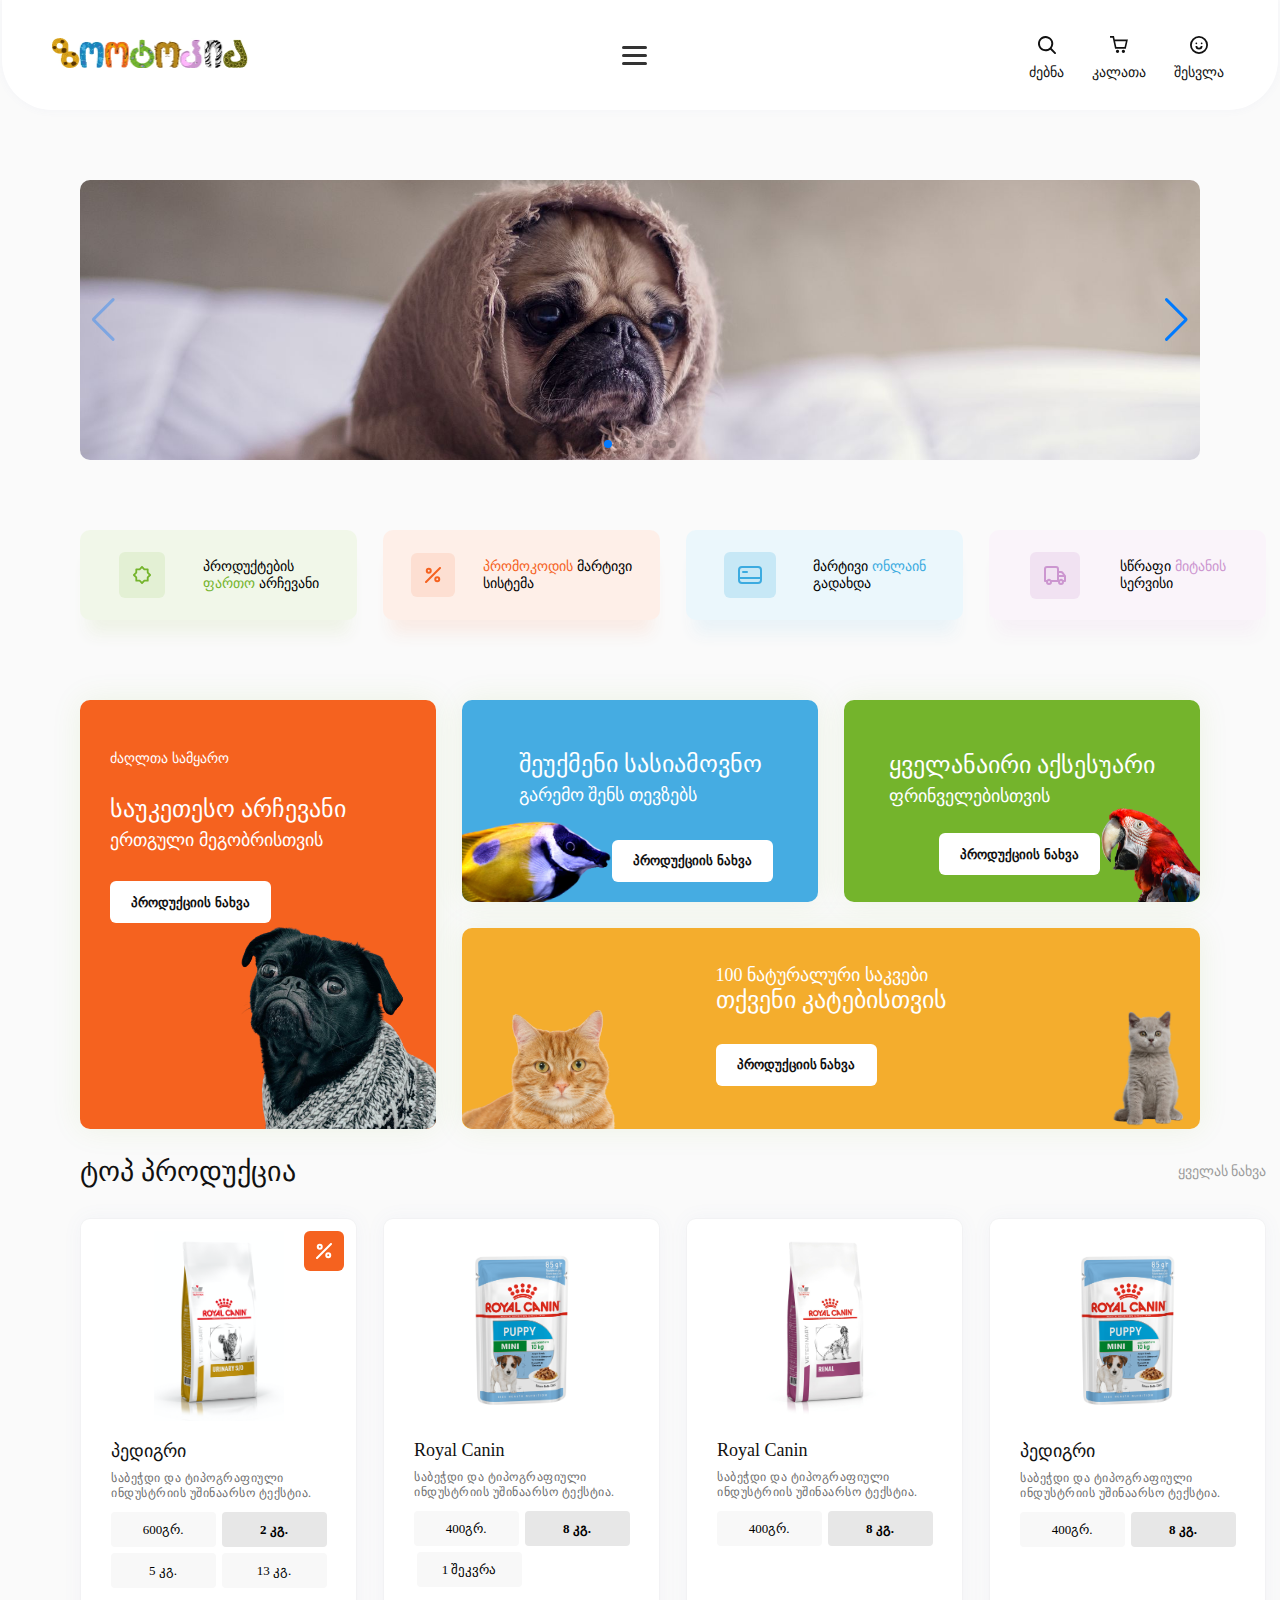
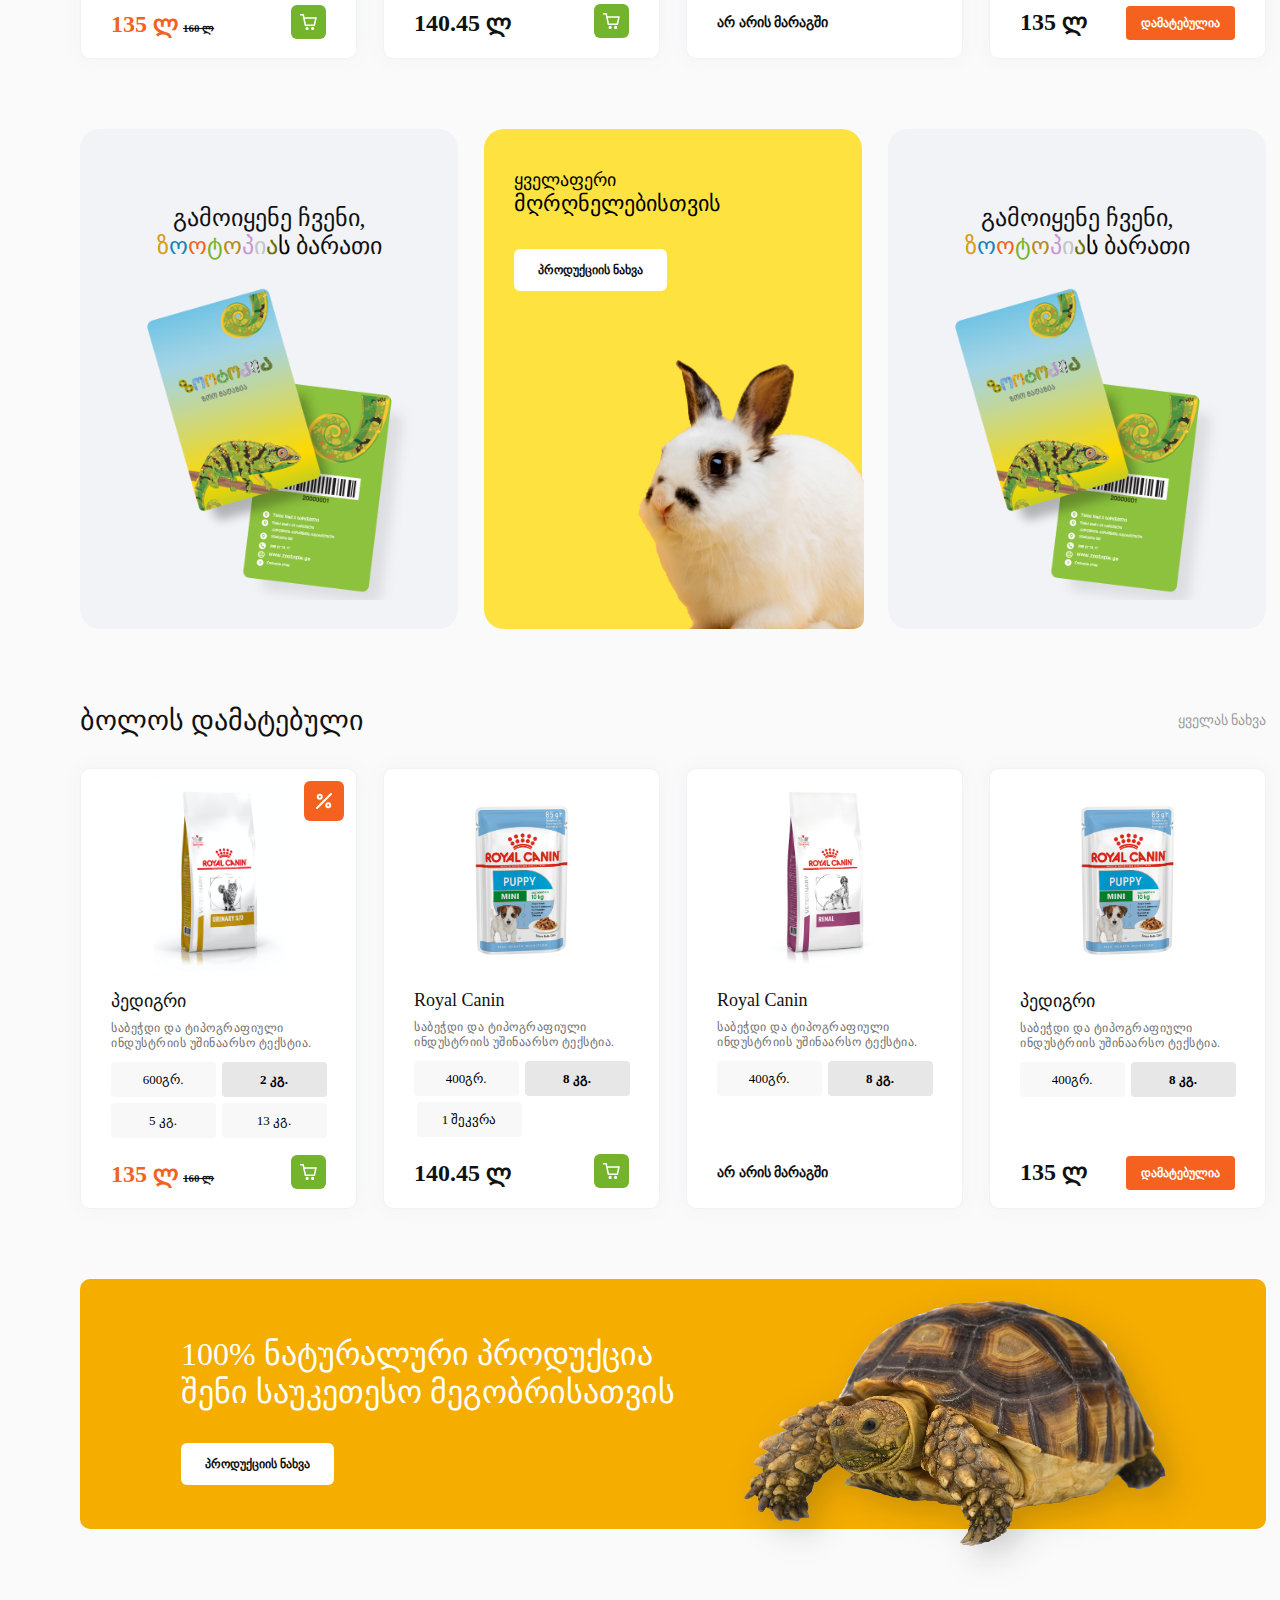
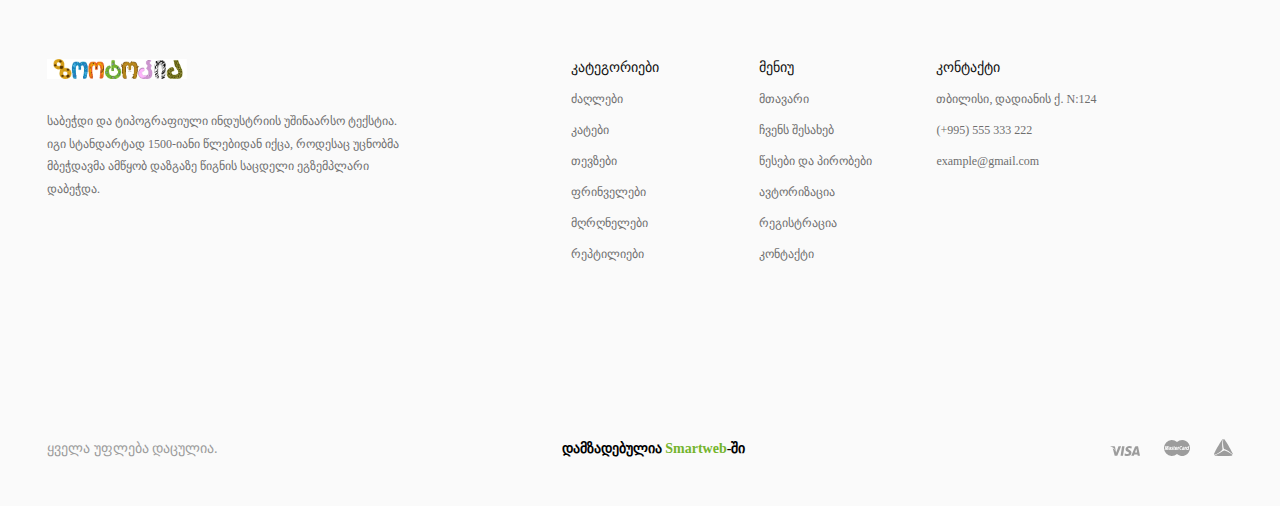
<file: index.html>
<!DOCTYPE html>
<html lang="en">
  <head>
    <meta charset="UTF-8" />
    <meta http-equiv="X-UA-Compatible" content="IE=edge" />
    <meta name="viewport" content="width=device-width, initial-scale=1.0" />
    <link rel="stylesheet" href="styles/style.css" />
    <link rel="icon" type="image/png" href="images/icon.png" sizes="16x16" />
    <!-- Link Swiper's CSS -->
    <link
      rel="stylesheet"
      href="https://unpkg.com/swiper/swiper-bundle.min.css"
    />
    <title>Zootopia</title>
  </head>
  <body>
    <header>
      <div class="top-navigation-menu">
        <div class="zootopia-icon-box">
          <img
            src="images/navigation/Zootopia-icon.png"
            alt="Zootopia icon"
            class="zootopia-icon"
          />
        </div>
        <div class="toggle-menu-box">
          <div class="toggle-menu-icon"></div>
          <div class="toggle-menu-icon"></div>
          <div class="toggle-menu-icon"></div>
        </div>
        <div class="navigation-menu-pages-box">
          <ul>
            <li class="search-page"><a href="#">ძებნა</a></li>
            <li class="shopping-cart-page"><a href="#">კალათა</a></li>
            <li class="login-page"><a href="#">შესვლა</a></li>
          </ul>
        </div>
      </div>
    </header>
    <main>
      <div class="swiper mySwiper">
        <div class="swiper-wrapper">
          <div class="swiper-slide">
            <img src="images/slider/dog.jpg" alt="Dog" />
          </div>
          <div class="swiper-slide">
            <img src="images/slider/bird.jpg" alt="Bird" />
          </div>
          <div class="swiper-slide">
            <img src="images/slider/cat.jpg" alt="Cat" />
          </div>
          <div class="swiper-slide">
            <img src="images/slider/giraffe.jpg" alt="Giraffe" />
          </div>
          <div class="swiper-slide">
            <img src="images/slider/monkeys.jpg" alt="Monkeys" />
          </div>
        </div>
        <div class="swiper-button-next"></div>
        <div class="swiper-button-prev"></div>
        <div class="swiper-pagination"></div>
      </div>
      <div class="services-box">
        <div class="services-green-box">
          <img
            src="images/services/brightness-empty.svg"
            alt="Brightness icon"
            class="services-brightness-icon"
          />
          <p class="services-title">
            პროდუქტების <br />
            <span class="services-green-mark">ფართო</span> არჩევანი
          </p>
        </div>
        <div class="services-pink-box">
          <img
            src="images/services/percentage.svg"
            alt="Percentage icon"
            class="services-percentage-icon"
          />
          <p class="services-title">
            <span class="services-pink-mark">პრომოკოდის </span>მარტივი <br />
            სისტემა
          </p>
        </div>
        <div class="services-blue-box">
          <img
            src="images/services/credit-card.svg"
            alt="Credit card icon"
            class="services-credit-icon"
          />
          <p class="services-title">
            მარტივი
            <span class="services-blue-mark">ონლაინ <br /> </span>გადახდა
          </p>
        </div>
        <div class="services-purple-box">
          <img
            src="images/services/truck.svg"
            alt="Truck icon"
            class="services-truck-icon"
          />
          <p class="services-title">
            სწრაფი
            <span class="services-purple-mark">მიტანის <br /> </span>სერვისი
          </p>
        </div>
      </div>
      <div class="product-category-container">
        <div class="product-for-dogs">
          <div class="product-for-dogs-title-box">
            <p class="product-for-dogs-title">ძაღლთა სამყარო</p>
            <p class="product-for-dogs-description">საუკეთესო არჩევანი</p>
            <p class="product-for-dogs-additional-information">
              ერთგული მეგობრისთვის
            </p>
            <button class="product-for-dogs-button">პროდუქციის ნახვა</button>
          </div>
          <div class="product-for-dog-box">
            <img
              src="images/navigation/products/dog.png"
              width="200px"
              alt="dog"
            />
          </div>
        </div>
        <div class="product-for-fish">
          <div class="product-for-fish-title-box">
            <p class="product-for-fish-title">შეუქმენი სასიამოვნო</p>
            <p class="product-for-fish-description">გარემო შენს თევზებს</p>
          </div>
          <div class="product-for-fish-image-box">
            <img
              src="images/navigation/products/fish.png"
              width="150px"
              alt="fish"
            />
            <button class="product-for-fish-button">პროდუქციის ნახვა</button>
          </div>
        </div>
        <div class="product-for-birds">
          <div class="product-for-birds-title-box">
            <p class="product-for-birds-title">ყველანაირი აქსესუარი</p>
            <p class="product-for-birds-description">ფრინველებისთვის</p>
          </div>
          <div class="product-for-birds-image-box">
            <button class="product-for-fish-button">პროდუქციის ნახვა</button>
            <img
              src="images/navigation/products/bird.png"
              width="100px"
              alt="bird"
            />
          </div>
        </div>
        <div class="product-for-cats">
          <div class="product-for-cats-first-part">
            <img
              src="images/navigation/products/cat.png"
              width="200px"
              alt="cat"
            />
          </div>
          <div product-of-cats->
            <p class="product-of-cats-title">100 ნატურალური საკვები</p>
            <p class="product-of-cats-description">თქვენი კატებისთვის</p>
            <button class="product-of-cats-button">პროდუქციის ნახვა</button>
          </div>
          <div class="product-for-cats-third-part">
            <div class="product-for-cats-third-part-image-box">
              <img
                src="images/navigation/products/cat2.png"
                width="100px"
                alt="cat"
              />
            </div>
          </div>
        </div>
        <div></div>
      </div>
      <div class="top-products-box">
        <div class="top-products-title-box">
          <span class="top-products-title">ტოპ პროდუქცია</span>
          <span class="top-products-view-all">ყველას ნახვა</span>
        </div>
        <div class="top-products-slider">
          <div class="each-product">
            <div class="product-image-box">
              <img
                src="images/navigation/products/pedigree.png"
                alt="Pedigree puppy dog food"
                width="130px"
                height="190px"
              />
              <img
                src="images/services/percentage-white.svg"
                alt="Percentage icon"
                class="product-percentage-icon"
              />
            </div>
            <div class="product-information">
              <span class="product-name">პედიგრი</span>
              <span class="product-description"
                >საბეჭდი და ტიპოგრაფიული ინდუსტრიის უშინაარსო ტექსტია.</span
              >
            </div>
            <div class="product-quantity-box">
              <span class="product-quantity-unselected">600გრ.</span>
              <span class="product-quantity-selected">2 კგ.</span>
              <span class="product-quantity-unselected">5 კგ.</span>
              <span class="product-quantity-unselected">13 კგ.</span>
            </div>
            <div class="product-price-box">
              <div>
                <span class="product-current-price">135 ლ</span>
                <s class="product-old-price">160 ლ</s>
              </div>
              <div>
                <img
                  src="images/services/shopping-cart-white.svg"
                  alt="Shopping cart icon"
                  class="product-shopping-cart-icon"
                />
              </div>
            </div>
          </div>
          <div class="each-product">
            <div class="product-image-box">
              <img
                src="images/navigation/products/royal-canin2.png"
                alt="Pedigree puppy dog food"
                width="130px"
                height="190px"
              />
            </div>
            <div class="product-information">
              <span class="product-name">Royal Canin</span>
              <span class="product-description"
                >საბეჭდი და ტიპოგრაფიული ინდუსტრიის უშინაარსო ტექსტია.</span
              >
            </div>
            <div class="product-quantity-box">
              <span class="product-quantity-unselected">400გრ.</span>
              <span class="product-quantity-selected">8 კგ.</span>
              <span class="product-quantity-unselected">1 შეკვრა</span>
              <span class="product-quantity-unselected-different"></span>
            </div>
            <div class="product-price-box">
              <div>
                <span class="product-current-price-different">140.45 ლ</span>
              </div>
              <div>
                <img
                  src="images/services/shopping-cart-white.svg"
                  alt="Shopping cart icon"
                  class="product-shopping-cart-icon"
                />
              </div>
            </div>
          </div>
          <div class="each-product">
            <div class="product-image-box">
              <img
                src="images/navigation/products/royal-canin.jpeg"
                alt="Pedigree puppy dog food"
                width="130px"
                height="190px"
              />
            </div>
            <div class="product-information">
              <span class="product-name">Royal Canin</span>
              <span class="product-description"
                >საბეჭდი და ტიპოგრაფიული ინდუსტრიის უშინაარსო ტექსტია.</span
              >
            </div>
            <div class="product-quantity-box">
              <span class="product-quantity-unselected">400გრ.</span>
              <span class="product-quantity-selected">8 კგ.</span>
            </div>
            <div class="product-price-box">
              <div class="out-of-stock-box">
                <span class="out-of-stock-title">არ არის მარაგში</span>
              </div>
            </div>
          </div>
          <div class="each-product">
            <div class="product-image-box">
              <img
                src="images/navigation/products/royal-canin2.png"
                alt="Pedigree puppy dog food"
                width="130px"
                height="190px"
              />
            </div>
            <div class="product-information">
              <span class="product-name">პედიგრი</span>
              <span class="product-description"
                >საბეჭდი და ტიპოგრაფიული ინდუსტრიის უშინაარსო ტექსტია.</span
              >
            </div>
            <div class="product-quantity-box">
              <span class="product-quantity-unselected">400გრ.</span>
              <span class="product-quantity-selected">8 კგ.</span>
            </div>
            <div class="product-price-box-different">
              <div>
                <span class="product-current-price-different">135 ლ</span>
              </div>
              <div>
                <span class="product-current-added">დამატებულია</span>
              </div>
            </div>
          </div>
        </div>
        <div class="additional-information-box">
          <div class="each-information-box">
            <div class="inside-of-information-box">
              <div class="information-box-rabbit">
                <span class="use-zootopia-card">გამოიყენე ჩვენი,<br /></span>
                <span class="zootopia-card-colorful">
                  <span class="zootopia-card-z">ზ</span>
                  <span class="zootopia-card-o">ო</span>
                  <span class="zootopia-card-oo">ო</span>
                  <span class="zootopia-card-t">ტ</span>
                  <span class="zootopia-card-ooo">ო</span>
                  <span class="zootopia-card-p">პ</span>
                  <span class="zootopia-card-i">ი</span>
                  <span class="zootopia-card-a">ა</span>
                  <span class="zootopia-card-s">ს</span>
                </span>
                <span class="use-zootopia-card-text"> ბარათი</span>
                <img
                  src="images/zootopia-card.png"
                  class="zootopia-card"
                  width="320px"
                />
              </div>
            </div>
          </div>
          <div class="each-information-box-rabbit">
            <div class="rabbit-box">
              <p class="rabbit-box-title">ყველაფერი</p>
              <p class="rabbit-box-title-another">მღრღნელებისთვის</p>
              <button class="rabbit-button">პროდუქციის ნახვა</button>
            </div>
            <img src="images/rabbit.png" class="rabbit" width="380px" />
          </div>
          <div class="each-information-box">
            <div class="inside-of-information-box">
              <div class="information-box-rabbit">
                <span class="use-zootopia-card">გამოიყენე ჩვენი,<br /></span>
                <span class="zootopia-card-colorful">
                  <span class="zootopia-card-z">ზ</span>
                  <span class="zootopia-card-o">ო</span>
                  <span class="zootopia-card-oo">ო</span>
                  <span class="zootopia-card-t">ტ</span>
                  <span class="zootopia-card-ooo">ო</span>
                  <span class="zootopia-card-p">პ</span>
                  <span class="zootopia-card-i">ი</span>
                  <span class="zootopia-card-a">ა</span>
                  <span class="zootopia-card-s">ს</span>
                </span>
                <span class="use-zootopia-card-text"> ბარათი</span>
                <img
                  src="images/zootopia-card.png"
                  class="zootopia-card"
                  width="320px"
                />
              </div>
            </div>
          </div>
        </div>
        <div class="last-added-box">
          <span class="top-products-title">ბოლოს დამატებული</span>
          <span class="top-products-view-all">ყველას ნახვა</span>
        </div>
        <div class="top-products-slider">
          <div class="each-product">
            <div class="product-image-box">
              <img
                src="images/navigation/products/pedigree.png"
                alt="Pedigree puppy dog food"
                width="130px"
                height="190px"
              />
              <img
                src="images/services/percentage-white.svg"
                alt="Percentage icon"
                class="product-percentage-icon"
              />
            </div>
            <div class="product-information">
              <span class="product-name">პედიგრი</span>
              <span class="product-description"
                >საბეჭდი და ტიპოგრაფიული ინდუსტრიის უშინაარსო ტექსტია.</span
              >
            </div>
            <div class="product-quantity-box">
              <span class="product-quantity-unselected">600გრ.</span>
              <span class="product-quantity-selected">2 კგ.</span>
              <span class="product-quantity-unselected">5 კგ.</span>
              <span class="product-quantity-unselected">13 კგ.</span>
            </div>
            <div class="product-price-box">
              <div>
                <span class="product-current-price">135 ლ</span>
                <s class="product-old-price">160 ლ</s>
              </div>
              <div>
                <img
                  src="images/services/shopping-cart-white.svg"
                  alt="Shopping cart icon"
                  class="product-shopping-cart-icon"
                />
              </div>
            </div>
          </div>
          <div class="each-product">
            <div class="product-image-box">
              <img
                src="images/navigation/products/royal-canin2.png"
                alt="Pedigree puppy dog food"
                width="130px"
                height="190px"
              />
            </div>
            <div class="product-information">
              <span class="product-name">Royal Canin</span>
              <span class="product-description"
                >საბეჭდი და ტიპოგრაფიული ინდუსტრიის უშინაარსო ტექსტია.</span
              >
            </div>
            <div class="product-quantity-box">
              <span class="product-quantity-unselected">400გრ.</span>
              <span class="product-quantity-selected">8 კგ.</span>
              <span class="product-quantity-unselected">1 შეკვრა</span>
              <span class="product-quantity-unselected-different"></span>
            </div>
            <div class="product-price-box">
              <div>
                <span class="product-current-price-different">140.45 ლ</span>
              </div>
              <div>
                <img
                  src="images/services/shopping-cart-white.svg"
                  alt="Shopping cart icon"
                  class="product-shopping-cart-icon"
                />
              </div>
            </div>
          </div>
          <div class="each-product">
            <div class="product-image-box">
              <img
                src="images/navigation/products/royal-canin.jpeg"
                alt="Pedigree puppy dog food"
                width="130px"
                height="190px"
              />
            </div>
            <div class="product-information">
              <span class="product-name">Royal Canin</span>
              <span class="product-description"
                >საბეჭდი და ტიპოგრაფიული ინდუსტრიის უშინაარსო ტექსტია.</span
              >
            </div>
            <div class="product-quantity-box">
              <span class="product-quantity-unselected">400გრ.</span>
              <span class="product-quantity-selected">8 კგ.</span>
            </div>
            <div class="product-price-box">
              <div class="out-of-stock-box">
                <span class="out-of-stock-title">არ არის მარაგში</span>
              </div>
            </div>
          </div>
          <div class="each-product">
            <div class="product-image-box">
              <img
                src="images/navigation/products/royal-canin2.png"
                alt="Pedigree puppy dog food"
                width="130px"
                height="190px"
              />
            </div>
            <div class="product-information">
              <span class="product-name">პედიგრი</span>
              <span class="product-description"
                >საბეჭდი და ტიპოგრაფიული ინდუსტრიის უშინაარსო ტექსტია.</span
              >
            </div>
            <div class="product-quantity-box">
              <span class="product-quantity-unselected">400გრ.</span>
              <span class="product-quantity-selected">8 კგ.</span>
            </div>
            <div class="product-price-box-different">
              <div>
                <span class="product-current-price-different">135 ლ</span>
              </div>
              <div>
                <span class="product-current-added">დამატებულია</span>
              </div>
            </div>
          </div>
        </div>
        <div class="turtle-box">
          <div class="turtle-title-box">
            <span class="turtle-box-title"
              >100% ნატურალური პროდუქცია <br />
              შენი საუკეთესო მეგობრისათვის <br
            /></span>
            <button class="turtle-button">პროდუქციის ნახვა</button>
          </div>
          <img src="images/tortoise.png" width="590px" class="turtle-img" />
        </div>
      </div>
    </main>
    <footer>
      <div class="first-part">
        <div class="first-column">
          <img src="images/navigation/Zootopia-icon.png" width="140px" />
          <p class="first-column-paragraph">
            საბეჭდი და ტიპოგრაფიული ინდუსტრიის უშინაარსო ტექსტია. იგი სტანდარტად
            1500-იანი წლებიდან იქცა, როდესაც უცნობმა მბეჭდავმა ამწყობ დაზგაზე
            წიგნის საცდელი ეგზემპლარი დაბეჭდა.
          </p>
        </div>
        <div class="second-column">
          <span class="second-column-title">კატეგორიები</span>
          <li>ძაღლები</li>
          <li>კატები</li>
          <li>თევზები</li>
          <li>ფრინველები</li>
          <li>მღრღნელები</li>
          <li>რეპტილიები</li>
        </div>
        <div class="third-column">
          <span class="third-column-title">მენიუ</span>
          <li>მთავარი</li>
          <li>
            <a href="about-us.html" target="_blank" class="about-us-link"
              >ჩვენს შესახებ</a
            >
          </li>
          <li>წესები და პირობები</li>
          <li>ავტორიზაცია</li>
          <li>რეგისტრაცია</li>
          <li>
            <a href="contact.html" target="_blank" class="contact-link"
              >კონტაქტი</a
            >
          </li>
        </div>
        <div class="fourth-column">
          <span class="fourth-column-title">კონტაქტი</span>
          <li>თბილისი, დადიანის ქ. N:124</li>
          <li>(+995) 555 333 222</li>
          <li>example@gmail.com</li>
        </div>
      </div>
      <div class="second-part">
        <div>
          <span class="all-rights-reserved">ყველა უფლება დაცულია.</span>
        </div>
        <div>
          <span class="website-was-created"
            >დამზადებულია <span class="smartweb">Smartweb</span>-ში</span
          >
        </div>
        <div>
          <img src="images/visa.svg" class="footer-icon" />
          <img src="images/master-card.svg" class="footer-icon" />
          <img src="images/Logo white.svg" class="footer-icon" />
        </div>
      </div>
    </footer>
    <script src="https://unpkg.com/swiper/swiper-bundle.min.js"></script>
    <script src="script.js"></script>
  </body>
</html>
</file>
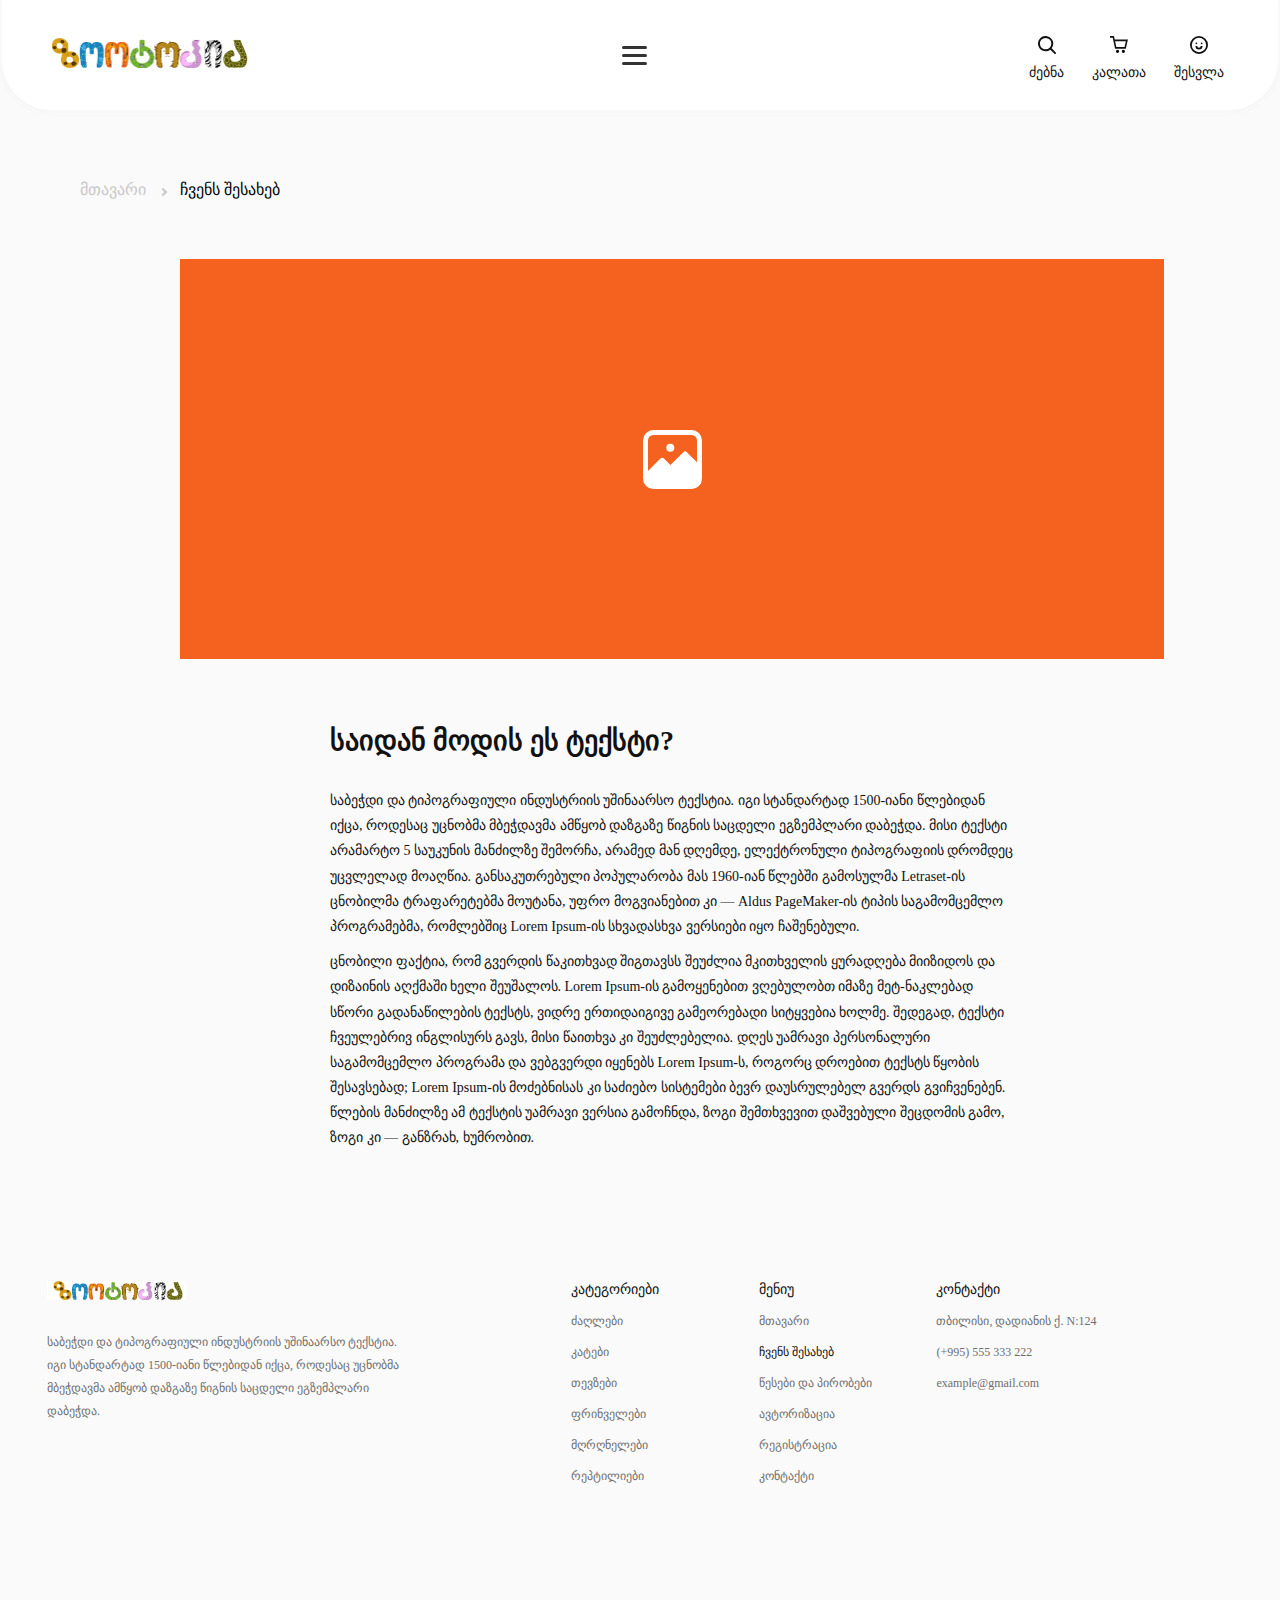
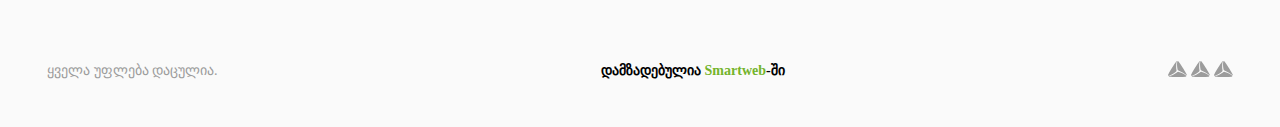
<file: about-us.html>
<!DOCTYPE html>
<html lang="en">
  <head>
    <meta charset="UTF-8" />
    <meta http-equiv="X-UA-Compatible" content="IE=edge" />
    <meta name="viewport" content="width=device-width, initial-scale=1.0" />
    <title>About</title>
    <link rel="stylesheet" href="styles/style.css" />
    <link rel="icon" type="image/png" href="images/icon.png" sizes="16x16" />
  </head>
  <body>
    <header>
      <div class="top-navigation-menu">
        <div class="zootopia-icon-box">
          <img
            src="images/navigation/Zootopia-icon.png"
            alt="Zootopia icon"
            class="zootopia-icon"
          />
        </div>
        <div class="toggle-menu-box">
          <div class="toggle-menu-icon"></div>
          <div class="toggle-menu-icon"></div>
          <div class="toggle-menu-icon"></div>
        </div>
        <div class="navigation-menu-pages-box">
          <ul>
            <li class="search-page"><a href="#">ძებნა</a></li>
            <li class="shopping-cart-page"><a href="#">კალათა</a></li>
            <li class="login-page"><a href="#">შესვლა</a></li>
          </ul>
        </div>
      </div>
    </header>
    <main>
      <div class="about-us-content">
        <div class="about-us-title">
          <span class="about-us-main">მთავარი</span>
          <p><i class="arrow right"></i></p>
          <span class="about-us">ჩვენს შესახებ</span>
        </div>
        <div class="about-us-background">
          <img src="images/Layer 2.svg" class="layer" />
        </div>
        <div class="about-us-box">
          <h2 class="about-us-dummy-text-title">საიდან მოდის ეს ტექსტი?</h2>
          <p class="about-us-dummy-text">
            საბეჭდი და ტიპოგრაფიული ინდუსტრიის უშინაარსო ტექსტია. იგი სტანდარტად
            1500-იანი წლებიდან იქცა, როდესაც უცნობმა მბეჭდავმა ამწყობ დაზგაზე
            წიგნის საცდელი ეგზემპლარი დაბეჭდა. მისი ტექსტი არამარტო 5 საუკუნის
            მანძილზე შემორჩა, არამედ მან დღემდე, ელექტრონული ტიპოგრაფიის დრომდეც
            უცვლელად მოაღწია. განსაკუთრებული პოპულარობა მას 1960-იან წლებში
            გამოსულმა Letraset-ის ცნობილმა ტრაფარეტებმა მოუტანა, უფრო
            მოგვიანებით კი — Aldus PageMaker-ის ტიპის საგამომცემლო პროგრამებმა,
            რომლებშიც Lorem Ipsum-ის სხვადასხვა ვერსიები იყო ჩაშენებული.
          </p>
          <p class="about-us-dummy-text">
            ცნობილი ფაქტია, რომ გვერდის წაკითხვად შიგთავსს შეუძლია მკითხველის
            ყურადღება მიიზიდოს და დიზაინის აღქმაში ხელი შეუშალოს. Lorem Ipsum-ის
            გამოყენებით ვღებულობთ იმაზე მეტ-ნაკლებად სწორი გადანაწილების ტექსტს,
            ვიდრე ერთიდაიგივე გამეორებადი სიტყვებია ხოლმე. შედეგად, ტექსტი
            ჩვეულებრივ ინგლისურს გავს, მისი წაითხვა კი შეუძლებელია. დღეს უამრავი
            პერსონალური საგამომცემლო პროგრამა და ვებგვერდი იყენებს Lorem
            Ipsum-ს, როგორც დროებით ტექსტს წყობის შესავსებად; Lorem Ipsum-ის
            მოძებნისას კი საძიებო სისტემები ბევრ დაუსრულებელ გვერდს გვიჩვენებენ.
            წლების მანძილზე ამ ტექსტის უამრავი ვერსია გამოჩნდა, ზოგი შემთხვევით
            დაშვებული შეცდომის გამო, ზოგი კი — განზრახ, ხუმრობით.
          </p>
        </div>
      </div>
    </main>
    <footer>
      <div class="first-part">
        <div class="first-column">
          <img src="images/navigation/Zootopia-icon.png" width="140px" />
          <p class="first-column-paragraph">
            საბეჭდი და ტიპოგრაფიული ინდუსტრიის უშინაარსო ტექსტია. იგი სტანდარტად
            1500-იანი წლებიდან იქცა, როდესაც უცნობმა მბეჭდავმა ამწყობ დაზგაზე
            წიგნის საცდელი ეგზემპლარი დაბეჭდა.
          </p>
        </div>
        <div class="second-column">
          <span class="second-column-title">კატეგორიები</span>
          <li>ძაღლები</li>
          <li>კატები</li>
          <li>თევზები</li>
          <li>ფრინველები</li>
          <li>მღრღნელები</li>
          <li>რეპტილიები</li>
        </div>
        <div class="third-column">
          <span class="third-column-title">მენიუ</span>
          <li>მთავარი</li>
          <li><a href="about-us.html" target="_blank">ჩვენს შესახებ</a></li>
          <li>წესები და პირობები</li>
          <li>ავტორიზაცია</li>
          <li>რეგისტრაცია</li>
          <li>კონტაქტი</li>
        </div>
        <div class="fourth-column">
          <span class="fourth-column-title">კონტაქტი</span>
          <li>თბილისი, დადიანის ქ. N:124</li>
          <li>(+995) 555 333 222</li>
          <li>example@gmail.com</li>
        </div>
      </div>
      <div class="second-part">
        <div>
          <span class="all-rights-reserved">ყველა უფლება დაცულია.</span>
        </div>
        <div>
          <span class="website-was-created"
            >დამზადებულია <span class="smartweb">Smartweb</span>-ში</span
          >
        </div>
        <div>
          <img src="images/Logo white.svg" />
          <img src="images/Logo white.svg" />
          <img src="images/Logo white.svg" />
        </div>
      </div>
    </footer>
  </body>
</html>
</file>
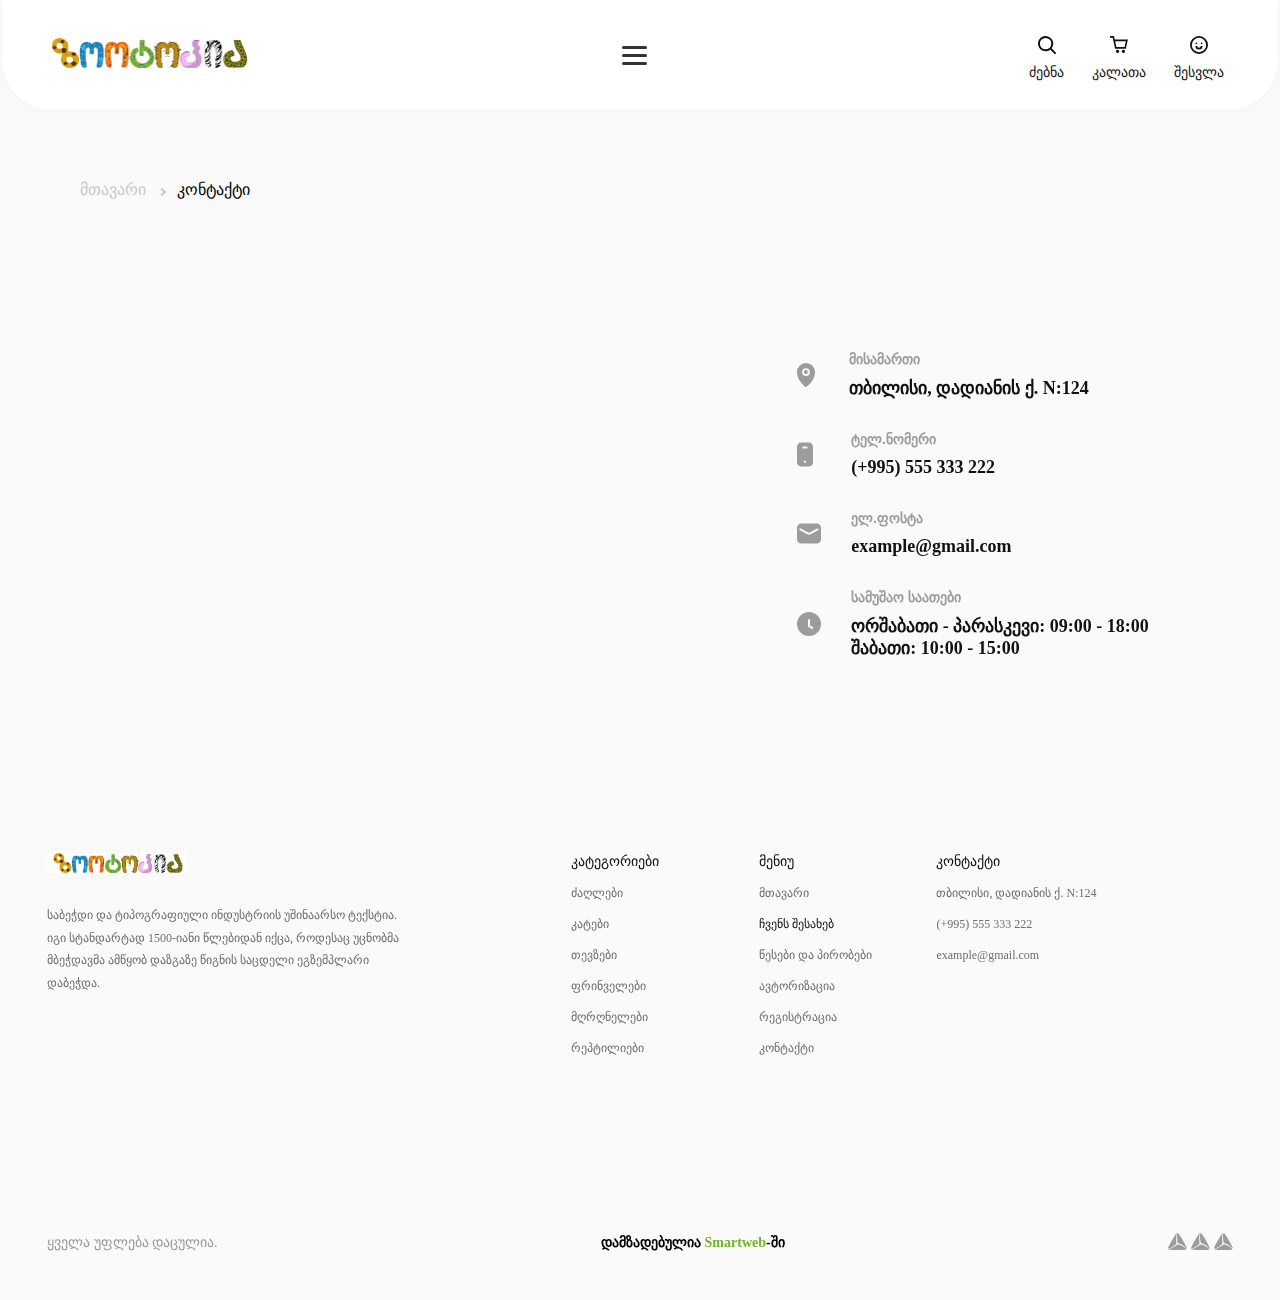
<file: contact.html>
<!DOCTYPE html>
<html lang="en">
  <head>
    <meta charset="UTF-8" />
    <meta http-equiv="X-UA-Compatible" content="IE=edge" />
    <meta name="viewport" content="width=device-width, initial-scale=1.0" />
    <title>Contact</title>
    <link rel="stylesheet" href="styles/style.css" />
    <link rel="icon" type="image/png" href="images/icon.png" sizes="16x16" />
  </head>
  <body>
    <header>
      <div class="top-navigation-menu">
        <div class="zootopia-icon-box">
          <img
            src="images/navigation/Zootopia-icon.png"
            alt="Zootopia icon"
            class="zootopia-icon"
          />
        </div>
        <div class="toggle-menu-box">
          <div class="toggle-menu-icon"></div>
          <div class="toggle-menu-icon"></div>
          <div class="toggle-menu-icon"></div>
        </div>
        <div class="navigation-menu-pages-box">
          <ul>
            <li class="search-page"><a href="#">ძებნა</a></li>
            <li class="shopping-cart-page"><a href="#">კალათა</a></li>
            <li class="login-page"><a href="#">შესვლა</a></li>
          </ul>
        </div>
      </div>
    </header>
    <main>
      <div class="contact-content">
        <div class="contact-title">
          <span class="about-us-main">მთავარი</span>
          <p><i class="arrow right"></i></p>
          <span class="about-us">კონტაქტი</span>
        </div>
      </div>
      <div class="contact-content-map">
        <div>
          <iframe
            src="https://www.google.com/maps/embed?pb=!1m18!1m12!1m3!1d2977.253900589322!2d44.79325131588945!3d41.7366160792337!2m3!1f0!2f0!3f0!3m2!1i1024!2i768!4f13.1!3m3!1m2!1s0x404472bbfbd35bd5%3A0x21ffe796cbb8c0d9!2s124%20Tsotne%20Dadiani%20St%2C%20T&#39;bilisi!5e0!3m2!1sen!2sge!4v1653600456008!5m2!1sen!2sge"
            width="600"
            height="450"
            style="border: 0"
            allowfullscreen=""
            loading="lazy"
            referrerpolicy="no-referrer-when-downgrade"
          ></iframe>
        </div>
        <div class="contact-content-information">
          <div class="each-content-information">
            <img src="images/locationIcon.svg" class="contact-locationIcon" />
            <div class="each-content-location-box">
              <h3 class="each-content-title">მისამართი</h3>
              <span class="each-content-additional-information">თბილისი, დადიანის ქ. N:124</span>
            </div>
          </div>
          <div class="each-content-information">
            <img src="images/phoneIcon.svg" class="contact-locationIcon" />
            <div class="each-content-phone-box">
              <h3 class="each-content-title">ტელ.ნომერი</h3>
              <span  class="each-content-additional-information">(+995) 555 333 222</span>
            </div>
          </div>
          <div class="each-content-information">
            <img src="images/emailIcon.svg" class="contact-locationIcon" />
            <div>
              <h3 class="each-content-title">ელ.ფოსტა</h3>
              <span  class="each-content-additional-information">example@gmail.com</span>
            </div>
          </div>
          <div class="each-content-information">
            <img src="images/timeIcon.svg" class="contact-locationIcon" />
            <div>
              <h3 class="each-content-title">სამუშაო საათები</h3>
              <span  class="each-content-additional-information">ორშაბათი - პარასკევი: 09:00 - 18:00</span>
              <p  class="each-content-additional-information">შაბათი: 10:00 - 15:00</p>
            </div>
          </div>
        </div>
      </div>
    </main>
    <footer>
      <div class="first-part">
        <div class="first-column">
          <img src="images/navigation/Zootopia-icon.png" width="140px" />
          <p class="first-column-paragraph">
            საბეჭდი და ტიპოგრაფიული ინდუსტრიის უშინაარსო ტექსტია. იგი სტანდარტად
            1500-იანი წლებიდან იქცა, როდესაც უცნობმა მბეჭდავმა ამწყობ დაზგაზე
            წიგნის საცდელი ეგზემპლარი დაბეჭდა.
          </p>
        </div>
        <div class="second-column">
          <span class="second-column-title">კატეგორიები</span>
          <li>ძაღლები</li>
          <li>კატები</li>
          <li>თევზები</li>
          <li>ფრინველები</li>
          <li>მღრღნელები</li>
          <li>რეპტილიები</li>
        </div>
        <div class="third-column">
          <span class="third-column-title">მენიუ</span>
          <li>მთავარი</li>
          <li><a href="about-us.html" target="_blank">ჩვენს შესახებ</a></li>
          <li>წესები და პირობები</li>
          <li>ავტორიზაცია</li>
          <li>რეგისტრაცია</li>
          <li>კონტაქტი</li>
        </div>
        <div class="fourth-column">
          <span class="fourth-column-title">კონტაქტი</span>
          <li>თბილისი, დადიანის ქ. N:124</li>
          <li>(+995) 555 333 222</li>
          <li>example@gmail.com</li>
        </div>
      </div>
      <div class="second-part">
        <div>
          <span class="all-rights-reserved">ყველა უფლება დაცულია.</span>
        </div>
        <div>
          <span class="website-was-created"
            >დამზადებულია <span class="smartweb">Smartweb</span>-ში</span
          >
        </div>
        <div>
          <img src="images/Logo white.svg" />
          <img src="images/Logo white.svg" />
          <img src="images/Logo white.svg" />
        </div>
      </div>
    </footer>
  </body>
</html>
</file>
<file: styles/style.css>
* {
  margin: 0;
  padding: 0;
  box-sizing: border-box;
}

body {
  background-color: #fafafa;
  position: relative;
  height: 100%;
}

.top-navigation-menu {
  max-width: 100%;
  width: 1276px;
  height: 110px;
  margin: 0px 45px 0px 45px;
  padding: 40px;
  display: flex;
  justify-content: space-between;
  align-items: center;
  background-color: #ffffff;
  border-radius: 0px 0px 50px 50px;
  box-shadow: 0px 0px 10px #597dbc0d;
  margin: 0 auto;
}

.zootopia-icon {
  width: 212px;
  height: 30px;
  cursor: pointer;
}

.toggle-menu-box {
  cursor: pointer;
}

.toggle-menu-icon {
  width: 25px;
  height: 3px;
  background-color: #333;
  margin: 5px 0;
  border-radius: 30px;
}

ul {
  list-style-type: none;
  margin: 0;
  padding: 0;
  overflow: hidden;
}

main {
  margin: 0px 80px 0px 80px;
}

.lala {
  background-color: black;
}

/* li:hover {...} */

li {
  float: left;
}

a {
  color: #111111;
  padding: 34px 14px 0px;
  display: block;
  text-decoration: none;
  font-size: 14px;
}

.search-page {
  background: url("../images/navigation/search.svg");
  background-repeat: no-repeat;
  background-position: 50% 6px;
}

.shopping-cart-page {
  background: url("../images/navigation/shopping-cart.svg");
  background-repeat: no-repeat;
  background-position: 50% 6px;
}

.login-page {
  background: url("../images/navigation/smile.svg");
  background-repeat: no-repeat;
  background-position: 50% 6px;
}

/* Styling Swiper */

.swiper {
  max-width: 100%;
  width: 1186px;
  max-height: 100%;
  height: 280px;
}

.swiper-slide {
  text-align: center;
  font-size: 18px;
  background: #fff;
  display: -webkit-box;
  display: -ms-flexbox;
  display: -webkit-flex;
  display: flex;
  -webkit-box-pack: center;
  -ms-flex-pack: center;
  -webkit-justify-content: center;
  justify-content: center;
  -webkit-box-align: center;
  -ms-flex-align: center;
  -webkit-align-items: center;
  align-items: center;
}

.swiper-slide img {
  display: block;
  width: 100%;
  height: 360px;
  object-fit: cover;
  object-position: 0% 30%;
}

.swiper-wrapper {
  border-radius: 10px;
}

.mySwiper {
  margin-top: 70px;
}

/* ... */

.services-box {
  display: flex;
  justify-content: space-between;
  margin: 0 auto;
  width: 1186px;
}

.services-green-box,
.services-pink-box,
.services-blue-box,
.services-purple-box {
  display: flex;
  align-items: center;
  width: 277px;
  height: 90px;
  border-radius: 10px;
  margin: 70px 0px 80px 0px;
  cursor: pointer;
  justify-content: space-evenly;
}

.services-green-box {
  background-color: #f1f7e9;
  -webkit-box-shadow: 0px 22px 16px -9px rgba(237, 242, 229, 0.97);
  box-shadow: 0px 22px 16px -9px rgba(237, 242, 229, 0.97);
}

.services-green-mark {
  color: #74b42c;
}

.services-pink-box {
  background-color: #feefe8;
  -webkit-box-shadow: 0px 22px 16px -9px rgba(249, 234, 228, 0.97);
  box-shadow: 0px 22px 16px -9px rgba(249, 234, 228, 0.97);
}

.services-pink-mark {
  color: #f5621f;
}

.services-blue-box {
  background-color: #ebf7fc;
  -webkit-box-shadow: 0px 22px 16px -9px rgba(232, 242, 247, 0.97);
  box-shadow: 0px 22px 16px -9px rgba(232, 242, 247, 0.97);
}

.services-blue-mark {
  color: #3cabe0;
}

.services-purple-box {
  background-color: #faf4fa;
  -webkit-box-shadow: 0px 22px 16px -9px rgba(246, 240, 246, 0.97);
  box-shadow: 0px 22px 16px -9px rgba(246, 240, 246, 0.97);
}

.services-purple-mark {
  color: #cc96d0;
}

.services-percentage-icon {
  background-color: #fddfd2;
  padding: 14px;
  border-radius: 6px;
}

.services-brightness-icon {
  background-color: #e3f0d4;
  padding: 14px;
  border-radius: 6px;
}

.services-credit-icon {
  background-color: #c7e8f6;
  padding: 14px;
  border-radius: 6px;
}

.services-truck-icon {
  background-color: #f1e2f2;
  padding: 14px;
  border-radius: 6px;
}

.services-title {
  font-size: 14px;
}

/* .. */

.top-products-box {
  margin: 0 auto;
  width: 1186px;
}

.product-category-container {
  margin: 0 auto;
  max-width: 100%;
  width: 1186px;
  display: grid;
  grid-template-columns: 1fr 1fr 1fr;
  grid-template-rows: 1fr 1fr 0fr;
  gap: 26px 26px;
  grid-auto-flow: row;
  grid-template-areas:
    "dogs fish birds"
    "dogs cats cats";
}

.product-for-dogs {
  grid-area: dogs;
  background-color: #f5621f;
  box-shadow: 0px 0px 30px #74b42c1a;
  border-radius: 10px;
  /* padding: 100px 0px 0px 40px; */
  display: flex;
  flex-direction: column;
}

.product-for-dogs img {
  border-radius: 10px;
}

.product-for-dog-box {
  display: flex;
  justify-content: flex-end;
}

.product-for-dogs-title {
  font-size: 14px;
  color: #ffffff;
  cursor: default;
}

.product-for-dogs-title-box {
  padding: 50px 0px 0px 30px;
}

.product-for-dogs-description {
  font-size: 24px;
  color: #ffffff;
  margin-top: 28px;
  cursor: default;
}

.product-for-dogs-additional-information {
  font-size: 18px;
  color: #ffffff;
  margin-top: 6px;
  cursor: default;
}

.product-for-dogs-button {
  margin-top: 30px;
  width: 161px;
  height: 42px;
  background: #ffffff 0% 0% no-repeat padding-box;
  border-radius: 6px;
  border: none;
  color: #111111;
  font-weight: bold;
  cursor: pointer;
}

.product-for-fish {
  grid-area: fish;
  background-color: #45ace2;
  box-shadow: 0px 0px 30px #74b42c1a;
  border-radius: 10px;
  display: flex;
  flex-direction: column;
  justify-content: flex-end;
}

.product-for-fish img {
  border-radius: 10px;
}

.lala {
  display: flex;
  justify-content: flex-end;
}

.product-for-fish-title-box {
  margin: 0 auto;
}

.product-for-fish-image-box {
  margin-top: 14px;
  display: flex;
  align-items: center;
}

.product-for-fish-title {
  font-size: 24px;
  color: #ffffff;
  cursor: default;
}

.product-for-fish-description {
  font-size: 18px;
  color: #ffffff;
  margin-top: 6px;
  cursor: default;
}

.product-for-fish-button {
  width: 161px;
  height: 42px;
  background: #ffffff 0% 0% no-repeat padding-box;
  border-radius: 6px;
  border: none;
  color: #111111;
  font-weight: bold;
  cursor: pointer;
}

.product-for-birds-title-box {
  margin: 0 auto;
}

.product-for-birds-button {
  width: 161px;
  height: 42px;
  background: #ffffff 0% 0% no-repeat padding-box;
  border-radius: 6px;
  border: none;
  color: #111111;
  font-weight: bold;
  cursor: pointer;
}

.product-for-birds-image-box {
  display: flex;
  align-items: center;
  justify-content: flex-end;
}

.product-for-birds-image-box img {
  border-radius: 12px;
}

.product-for-birds-title {
  font-size: 24px;
  color: #ffffff;
  cursor: default;
}

.product-for-birds-description {
  font-size: 18px;
  color: #ffffff;
  margin-top: 6px;
  cursor: default;
}

.product-for-birds {
  grid-area: birds;
  background-color: #74b42c;
  box-shadow: 0px 0px 30px #74b42c1a;
  border-radius: 10px;
  display: flex;
  flex-direction: column;
  justify-content: flex-end;
}

.product-for-cats {
  grid-area: cats;
  background-color: #f4ad2d;
  box-shadow: 0px 0px 30px #74b42c1a;
  border-radius: 10px;
  display: flex;
  justify-content: space-between;
}

.product-for-cats-first-part {
  position: relative;
}

.product-for-cats-first-part img {
  position: absolute;
  left: 0;
  bottom: 0;
  border-radius: 12px;
}

.product-for-cats-third-part {
  display: flex;
  justify-content: space-between;
}

.product-for-cats-third-part-image-box {
  position: relative;
}

.product-for-cats-third-part-image-box img {
  position: absolute;
  right: 0;
  bottom: 0;
}

.product-of-cats-title {
  font-size: 18px;
  color: #ffffff;
  cursor: default;
  margin-top: 36px;
}

.product-of-cats-description {
  font-size: 24px;
  color: #ffffff;
  cursor: default;
}

.product-of-cats-button {
  width: 161px;
  height: 42px;
  background: #ffffff 0% 0% no-repeat padding-box;
  border-radius: 6px;
  border: none;
  color: #111111;
  font-weight: bold;
  cursor: pointer;
  margin-top: 30px;
}

/* .. */

.top-products-title-box {
  display: flex;
  justify-content: space-between;
  align-items: center;
  margin-bottom: 30px;
}

.top-products-title {
  font-size: 28px;
  color: #111111;
  cursor: default;
}

.top-products-view-all {
  font-size: 14px;
  color: #9c9c9c;
  cursor: pointer;
}

.each-product {
  width: 277px;
  height: 441px;
  background: var(--unnamed-color-ffffff) 0% 0% no-repeat padding-box;
  background: #ffffff 0% 0% no-repeat padding-box;
  box-shadow: 0px 0px 20px #597dbc0d;
  border: 1px solid #e7e7e74d;
  border-radius: 10px;
}

.product-image-box {
  display: flex;
  justify-content: center;
  margin-top: 12px;
  position: relative;
}

.product-information {
  flex-direction: column;
  display: flex;
  margin: 19px 0px 0px 30px;
}

.product-name {
  font-size: 18px;
  color: #111111;
  cursor: default;
}

.product-description {
  font-size: 12px;
  color: #6e6e6e;
  letter-spacing: 0.5px;
  margin-top: 9px;
  cursor: default;
}

.product-quantity-box {
  display: flex;
  flex-wrap: wrap;
  justify-content: center;
  margin-top: 8px;
}

.product-quantity-selected,
.product-quantity-unselected {
  background-color: #e7e7e7;
  width: 105px;
  height: 35px;
  justify-content: center;
  align-items: center;
  display: flex;
  margin: 3px;
  border-radius: 4px;
  cursor: pointer;
  font-size: 13px;
}

.product-quantity-selected {
  font-weight: bold;
  font-size: 13px;
}

.product-quantity-unselected {
  background-color: #f8f8f8;
}

.product-quantity-unselected-different {
  width: 105px;
  height: 35px;
  background-color: #ffffff;
}

.product-price-box {
  display: flex;
  justify-content: space-between;
  align-items: center;
  margin-top: 14px;
  margin-left: 30px;
  margin-right: 30px;
}

.product-price-box-different {
  display: flex;
  justify-content: space-between;
  align-items: center;
  margin-top: 58px;
  margin-left: 30px;
  margin-right: 30px;
}

.out-of-stock-box {
  margin-top: 50px;
}

.out-of-stock-title {
  color: #111111;
  font-size: 14px;
  font-weight: bold;
  cursor: default;
}

.product-shopping-cart-icon {
  background-color: #74b42c;
  padding: 9px;
  border-radius: 6px;
  cursor: pointer;
}

.product-current-price {
  font-size: 24px;
  font-weight: bold;
  color: #f5621f;
  cursor: default;
}

.product-current-price-different {
  font-size: 24px;
  font-weight: bold;
  color: #111111;
  cursor: default;
}

.product-current-added {
  background-color: #f5621f;
  padding: 10px 15px;
  border-radius: 4px;
  font-size: 12px;
  color: #ffffff;
  font-weight: bold;
  cursor: default;
}

.product-old-price {
  font-size: 11px;
  color: #111111;
  font-weight: bold;
  cursor: default;
}

.product-percentage-icon {
  position: absolute;
  right: 12px;
  background-color: #f5621f;
  padding: 12px;
  border-radius: 6px;
}

/* ... */

html,
body,
.container {
  height: 100%;
  margin: 0;
}

/*  */

.top-products-slider {
  align-items: center;
  display: flex;
  justify-content: space-between;
}

.additional-information-box {
  display: flex;
  justify-content: space-between;
  margin-top: 70px;
}

.each-information-box {
  background-color: #597dbc0d;
  border-radius: 20px;
  width: 378px;
  height: 500px;
}

.each-information-box-rabbit {
  background-color: #fee340;
  border-radius: 20px;
  width: 378px;
  height: 500px;
  position: relative;
}

.rabbit {
  position: absolute;
  top: -3px;
}

.rabbit-box {
  margin: 40px 0px 0px 30px;
}

.rabbit-box-title {
  font-size: 18px;
}

.rabbit-box-title-another {
  font-size: 22px;
}

.rabbit-button {
  background-color: #ffffff;
  border: none;
  padding: 14px 24px;
  border-radius: 6px;
  margin-top: 32px;
  cursor: pointer;
  font-size: 12px;
  color: #111111;
  font-weight: bold;
}

.zootopia-card {
  margin-top: 20px;
}

.inside-of-information-box {
  display: flex;
  flex-direction: column;
  align-items: center;
}

.use-zootopia-card {
  font-size: 24px;
  color: #111111;
  cursor: default;
}

.use-zootopia-card-text {
  font-size: 24px;
  color: #111111;
  padding-left: 5px;
  cursor: default;
}

.zootopia-card-colorful {
  letter-spacing: -3px;
  font-size: 24px;
  cursor: default;
}

.zootopia-card-z {
  color: #d79f18;
  cursor: default;
}

.zootopia-card-o {
  color: #1487bd;
  cursor: default;
}

.zootopia-card-oo {
  cursor: default;
  color: #f5621f;
}

.zootopia-card-t {
  color: #74b42c;
  cursor: default;
}

.zootopia-card-ooo {
  color: #b7881c;
  cursor: default;
}

.zootopia-card-p {
  color: #cc96d0;
  cursor: default;
}

.zootopia-card-i {
  color: #c5c5c5;
  cursor: default;
}

.zootopia-card-a {
  cursor: default;
  color: #6a6d14;
}

.last-added-box {
  display: flex;
  align-items: center;
  justify-content: space-between;
  margin: 75px 0px 31px 0px;
}

footer {
  margin: 130px auto;
  width: 1186px;
  display: flex;
  flex-direction: column;
}

.footer-icon {
  padding-left: 20px;
}

.first-part {
  display: flex;
}

.second-part {
  margin: 177px 0px 46px 0px;
  display: flex;
  justify-content: space-between;
}

/* ............... */

.first-column {
  width: 40%;
  /* background-color: #3cabe0; */
}

.second-column {
  width: 20%;
  display: flex;
  flex-direction: column;
  padding-left: 50px;
  /* background-color: #6e6e6e; */
}

.third-column {
  width: 15%;
  display: flex;
  flex-direction: column;
  /* background-color: yellow; */
}

.fourth-column {
  width: 25%;
  display: flex;
  flex-direction: column;
  /* background-color: purple; */
}

/* ................... */

.first-part li {
  color: #6e6e6e;
}

.about-us-link,
.contact-link {
  color: #6e6e6e;
}

.first-column-paragraph {
  width: 370px;
  margin-top: 27px;
  color: #6e6e6e;
  line-height: 1.9;
  font-size: 12px;
  cursor: default;
}

.second-column li {
  list-style: none;
  padding-top: 16px;
  font-size: 12px;
  cursor: pointer;
}

.third-column li {
  list-style: none;
  padding-top: 16px;
  font-size: 12px;
  cursor: pointer;
}

.third-column li a {
  list-style: none;
  padding-top: 16px;
  font-size: 12px;
  cursor: pointer;
  padding: 0;
}

.fourth-column li {
  list-style: none;
  font-size: 12px;
  padding-top: 16px;
  cursor: pointer;
}

.second-column-title,
.third-column-title,
.fourth-column-title {
  font-size: 14px;
  color: #111111;
  cursor: pointer;
}

.all-rights-reserved {
  font-size: 14px;
  color: #9c9c9c;
  cursor: default;
}

.website-was-created {
  font-weight: bold;
  font-size: 14px;
  cursor: default;
}

.smartweb {
  color: #74b42c;
  font-weight: bold;
  font-size: 14px;
  cursor: default;
}

/* About us page */

.about-us-content {
  margin: 0 auto;
  width: 1186px;
  margin-top: 70px;
}

.about-us-title {
  display: flex;
  align-items: center;
  justify-content: space-between;
  width: 200px;
}

.contact-title {
  display: flex;
  align-items: center;
  justify-content: space-between;
  width: 170px;
}

.arrow {
  border: solid #c8c8c8;
  border-width: 0 2px 2px 0;
  display: inline-block;
  padding: 2px;
}

.about-us-main {
  color: #c8c8c8;
  cursor: pointer;
}

.about-us {
  cursor: pointer;
}

.about-us-box {
  margin: 65px 250px 0px 250px;
}

.right {
  transform: rotate(-45deg);
  -webkit-transform: rotate(-45deg);
}

.about-us-background {
  background-color: #f5621f;
  width: 984px;
  height: 400px;
  margin-left: 100px;
  margin-top: 60px;
  position: relative;
}

.layer {
  position: absolute;
  right: 0;
  left: 0;
  top: 0;
  bottom: 0;
  margin: auto auto;
}

.about-us-dummy-text-title {
  font-size: 28px;
  color: #111111;
  margin: 65px 0px 31px 0px;
  cursor: default;
}

.about-us-dummy-text {
  color: #111111;
  font-size: 14px;
  line-height: 1.8;
  margin-bottom: 10px;
  cursor: default;
}

/* .. */

.contact-content {
  margin: 0 auto;
  width: 1186px;
  margin-top: 70px;
}

.contact-box {
  margin: 0 auto;
  margin: 65px 250px 0px 350px;
  display: flex;
}

.contact-content-map {
  margin: 0 auto;
  width: 1186px;
  margin-top: 70px;
  display: flex;
}

.contact-content-information {
  margin: 50px auto;
}

.each-content-information {
  display: flex;
  padding-top: 32px;
}

.contact-locationIcon {
  margin-right: 30px;
}

.each-content-title {
  margin-bottom: 9px;
  font-size: 14px;
  color: #9c9c9c;
  cursor: default;
}

.each-content-additional-information {
  font-size: 18px;
  color: #111111;
  cursor: default;
  font-weight: bold;
}

.each-content-phone-box {
  margin-left: 8px;
}

.each-content-location-box {
  margin-left: 4px;
}

.turtle-box {
  background: #f5ad00;
  width: 1186px;
  height: 250px;
  margin: 70px auto;
  border-radius: 10px;
  position: relative;
}

.turtle-img {
  position: absolute;
  right: 0;
  top: -65px;
}

.turtle-box-title {
  font-size: 32px;
  color: #ffffff;
  cursor: default;
}

.turtle-title-box {
  padding: 56px 0px 0px 101px;
}

.turtle-button {
  background-color: #ffffff;
  border: none;
  padding: 14px 24px;
  border-radius: 6px;
  margin-top: 32px;
  cursor: pointer;
  font-size: 12px;
  color: #111111;
  font-weight: bold;
}

.information-box-rabbit {
  text-align: center;
  margin-top: 75px;
}
</file>
